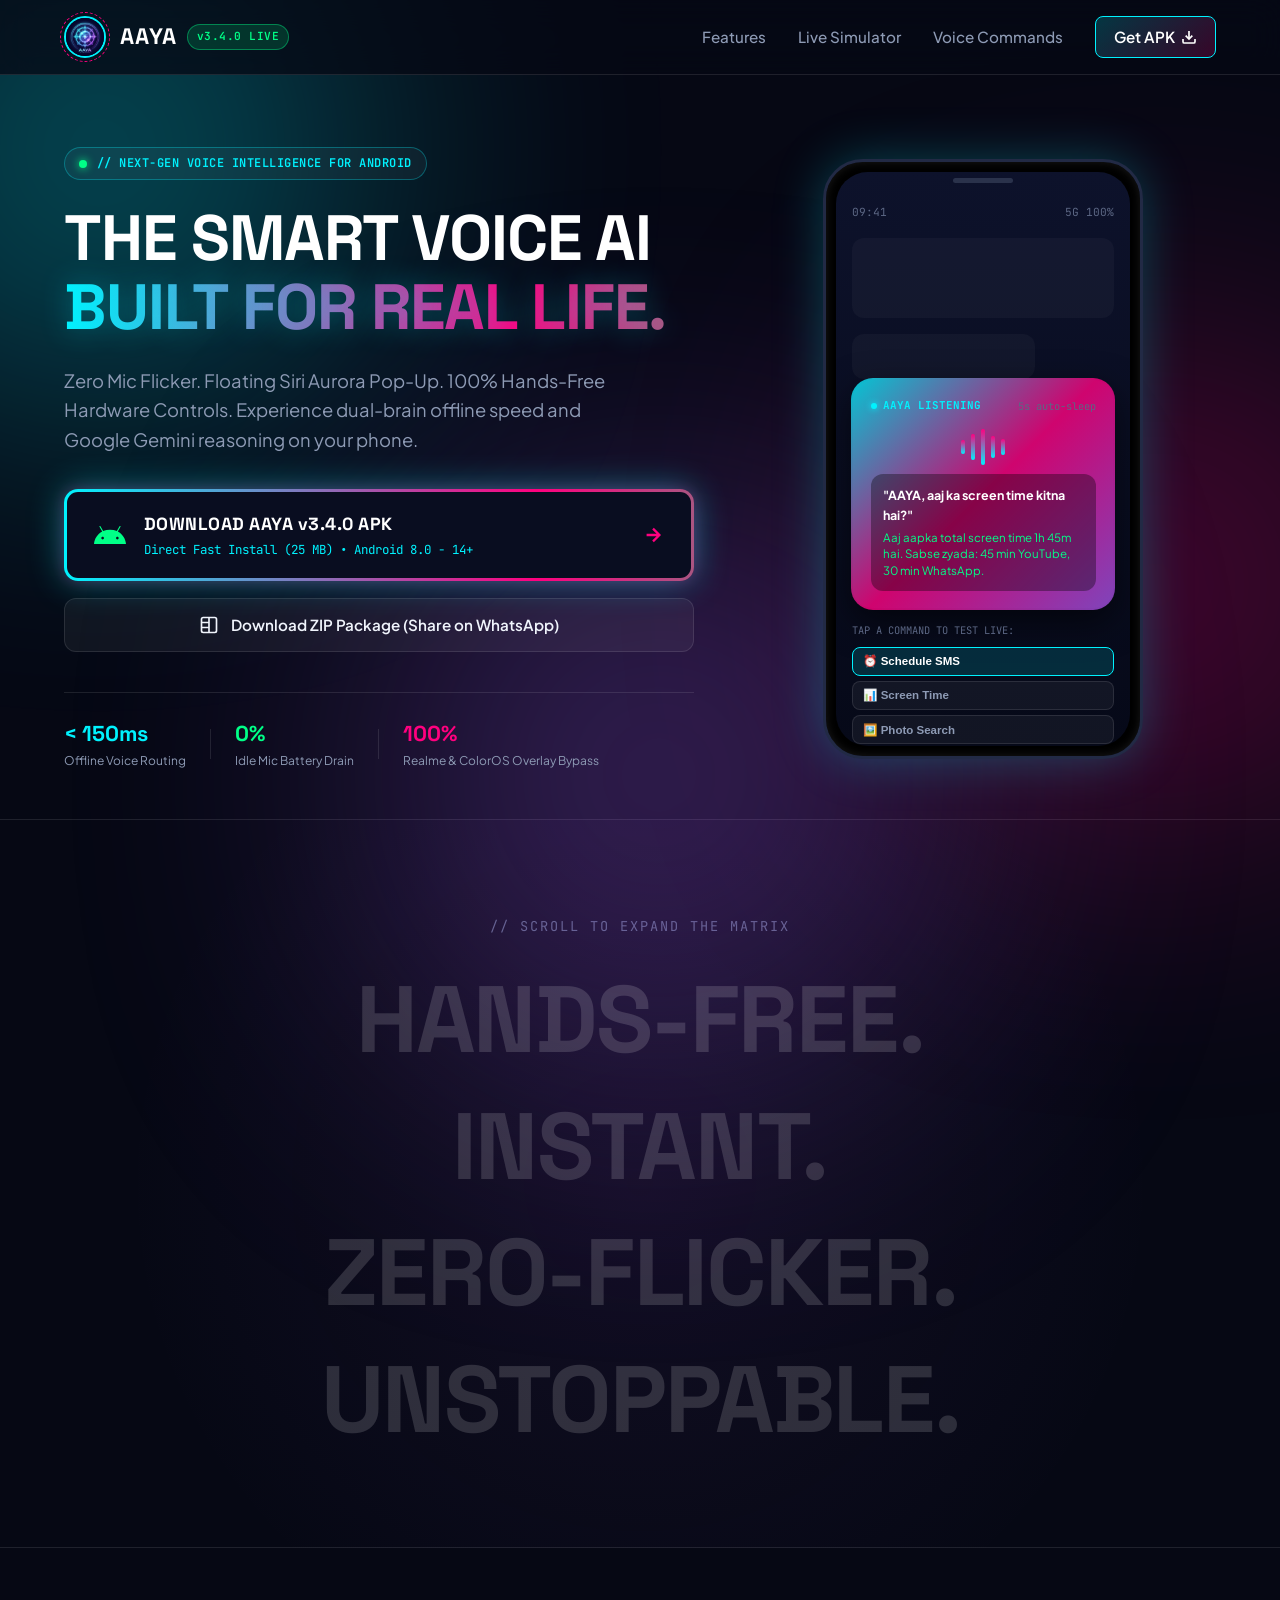
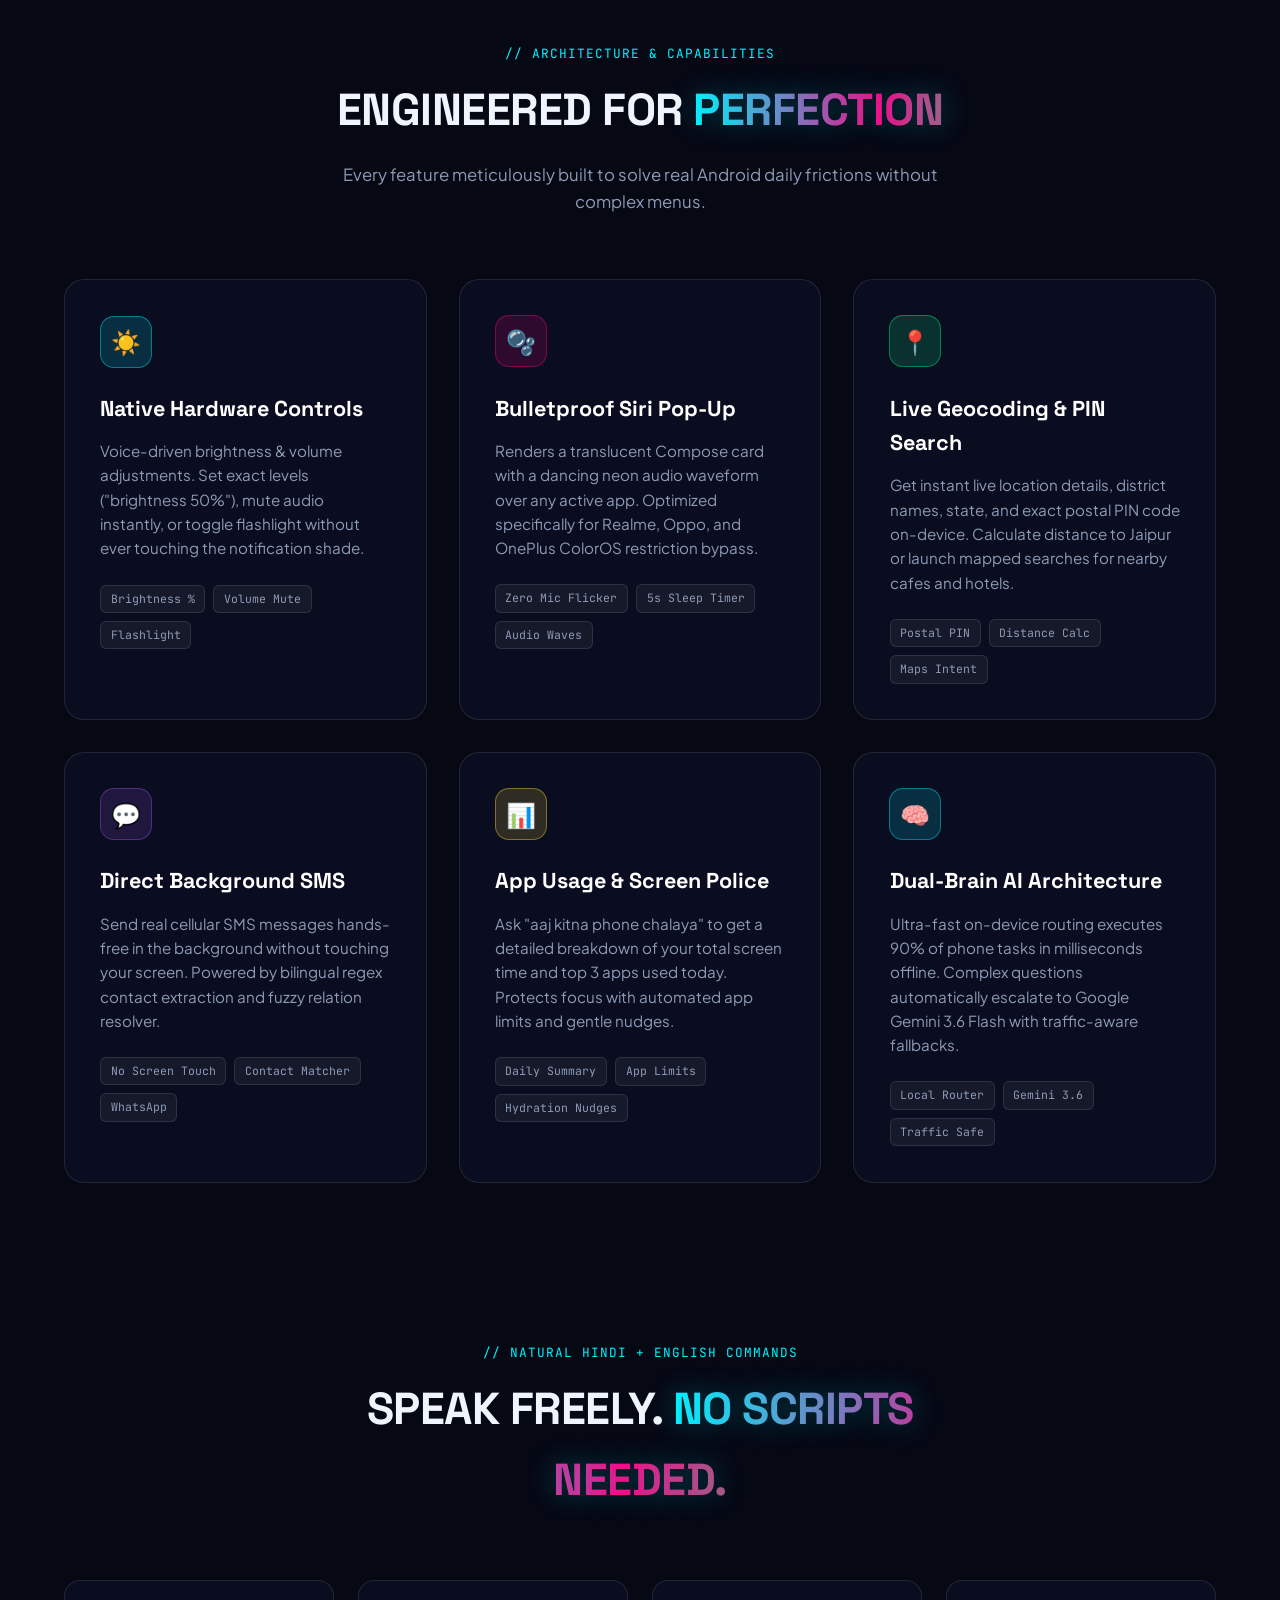
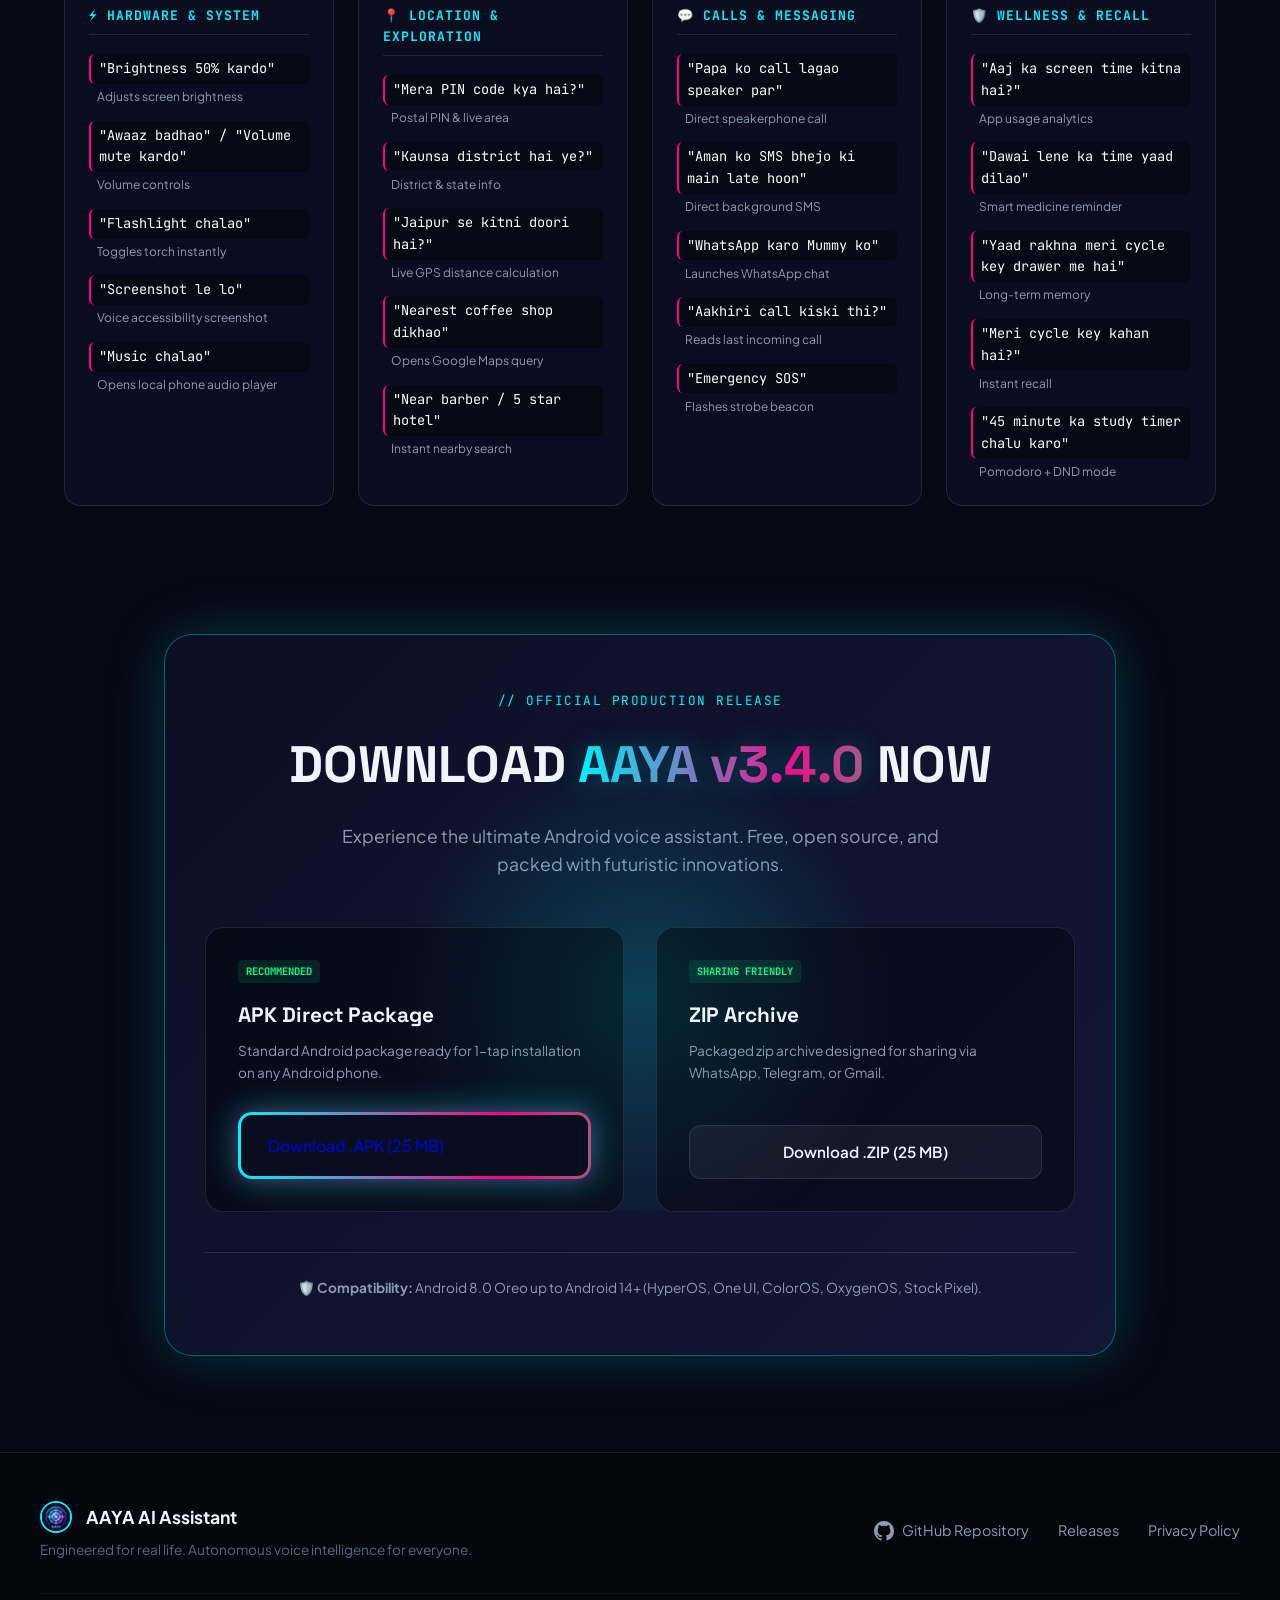
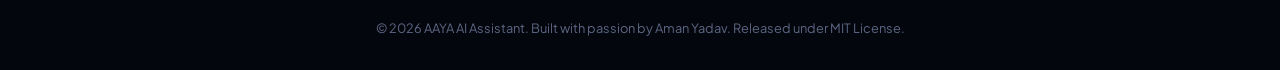
<file: website/index.html>
<!DOCTYPE html>
<html lang="en">
<head>
  <meta charset="UTF-8">
  <meta name="viewport" content="width=device-width, initial-scale=1.0">
  <title>AAYA AI Assistant — Next-Gen Android Voice Intelligence</title>
  <meta name="description" content="AAYA is a futuristic, hands-free Android voice assistant with Siri-style animated pop-ups, zero mic flicker, offline hardware controls, live location, and Gemini AI reasoning.">
  <link rel="icon" type="image/jpeg" href="./assets/aaya-logo.jpg">

  <!-- Google Fonts -->
  <link rel="preconnect" href="https://fonts.googleapis.com">
  <link rel="preconnect" href="https://fonts.gstatic.com" crossorigin>
  <link href="https://fonts.googleapis.com/css2?family=Plus+Jakarta+Sans:wght@300;400;600;700;800&family=Space+Grotesk:wght@500;700;800&family=JetBrains+Mono:wght@400;600&display=swap" rel="stylesheet">

  <link rel="stylesheet" href="./style.css">
</head>
<body class="cyber-bg">

  <!-- Glow Background Canvas / Particles -->
  <div class="ambient-glow glow-cyan"></div>
  <div class="ambient-glow glow-magenta"></div>
  <div class="ambient-glow glow-purple"></div>

  <!-- Cyber Navigation Header -->
  <header class="cyber-nav">
    <div class="nav-container">
      <div class="brand">
        <div class="logo-wrapper">
          <img src="./assets/aaya-logo.jpg" alt="AAYA Logo" class="brand-logo">
          <span class="logo-ring"></span>
        </div>
        <div class="brand-text">
          <span class="brand-name">AAYA</span>
          <span class="version-badge">v3.4.0 LIVE</span>
        </div>
      </div>

      <nav class="nav-links">
        <a href="#features">Features</a>
        <a href="#demo">Live Simulator</a>
        <a href="#commands">Voice Commands</a>
        <a href="#download" class="nav-cta-btn">
          <span>Get APK</span>
          <svg width="16" height="16" viewBox="0 0 24 24" fill="none" stroke="currentColor" stroke-width="2.5"><path d="M21 15v4a2 2 0 0 1-2 2H5a2 2 0 0 1-2-2v-4"/><polyline points="7 10 12 15 17 10"/><line x1="12" y1="15" x2="12" y2="3"/></svg>
        </a>
      </nav>
    </div>
  </header>

  <!-- Hero Section -->
  <main>
    <section class="hero-section">
      <div class="hero-content">
        <div class="tech-pill">
          <span class="pulsing-dot"></span>
          <span class="tech-pill-text">// NEXT-GEN VOICE INTELLIGENCE FOR ANDROID</span>
        </div>

        <h1 class="hero-title">
          <span class="reveal-line">THE SMART VOICE AI</span>
          <span class="neon-rgb text-gradient-rgb">BUILT FOR REAL LIFE.</span>
        </h1>

        <p class="hero-subtext">
          Zero Mic Flicker. Floating Siri Aurora Pop-Up. 100% Hands-Free Hardware Controls. Experience dual-brain offline speed and Google Gemini reasoning on your phone.
        </p>

        <!-- Multi-layer Glowing RGB Download CTA -->
        <div class="cta-wrapper">
          <a href="https://github.com/AmanYadav9516/AAYA-AI-Assistant/releases/download/v3.4.0/app-debug.apk" class="btn-rgb-glow" id="downloadApkBtn" download>
            <span class="btn-shimmer"></span>
            <span class="btn-inner">
              <svg class="android-icon" viewBox="0 0 24 24" fill="currentColor">
                <path d="M17.523 15.3414c-.5511 0-.9993-.4486-.9993-1.0003s.4482-.9993 1-.9993c.551 0 .9993.4476.9993.9993 0 .5517-.4483 1.0003-.9993 1.0003m-11.046 0c-.5511 0-.9993-.4486-.9993-1.0003s.4482-.9993 1-.9993c.5511 0 .9993.4476.9993.9993 0 .5517-.4482 1.0003-.9993 1.0003m11.4045-6.02l1.9973-3.4592a.416.416 0 00-.1521-.5676.416.416 0 00-.5676.1521l-2.0223 3.503C15.5902 8.4116 13.8533 8.077 12 8.077c-1.8533 0-3.5902.3346-5.1368.8727L4.8409 5.4467a.4161.4161 0 00-.5677-.1521.4157.4157 0 00-.1521.5676l1.9973 3.4592C2.6889 11.1867.3432 14.6589 0 18.761h24c-.3432-4.1021-2.6889-7.5743-6.1185-9.4396"/>
              </svg>
              <span class="btn-text-group">
                <span class="btn-primary-title">DOWNLOAD AAYA v3.4.0 APK</span>
                <span class="btn-secondary-subtitle">Direct Fast Install (25 MB) • Android 8.0 - 14+</span>
              </span>
              <svg class="arrow-icon" viewBox="0 0 24 24" fill="none" stroke="currentColor" stroke-width="2.5"><path d="M5 12h14M12 5l7 7-7 7"/></svg>
            </span>
          </a>

          <a href="https://github.com/AmanYadav9516/AAYA-AI-Assistant/releases/download/v3.4.0/AAYA-Assistant.zip" class="btn-glass" download>
            <svg width="20" height="20" viewBox="0 0 24 24" fill="none" stroke="currentColor" stroke-width="2"><rect x="3" y="3" width="18" height="18" rx="2"/><path d="M12 3v18M3 9h9M3 15h9"/></svg>
            <span>Download ZIP Package (Share on WhatsApp)</span>
          </a>
        </div>

        <div class="metrics-bar">
          <div class="metric-item">
            <span class="metric-val neon-cyan">&lt; 150ms</span>
            <span class="metric-label">Offline Voice Routing</span>
          </div>
          <div class="metric-divider"></div>
          <div class="metric-item">
            <span class="metric-val neon-green">0%</span>
            <span class="metric-label">Idle Mic Battery Drain</span>
          </div>
          <div class="metric-divider"></div>
          <div class="metric-item">
            <span class="metric-val neon-pink">100%</span>
            <span class="metric-label">Realme & ColorOS Overlay Bypass</span>
          </div>
        </div>
      </div>

      <!-- Interactive Siri Simulator Device Mockup -->
      <div class="hero-simulator" id="demo">
        <div class="phone-frame">
          <div class="phone-speaker"></div>
          <div class="phone-screen">
            <!-- Simulated App in background -->
            <div class="mock-background-app">
              <div class="mock-app-header">
                <span class="mock-time">09:41</span>
                <div class="mock-app-icons">5G 100%</div>
              </div>
              <div class="mock-card-dummy"></div>
              <div class="mock-card-dummy short"></div>
            </div>

            <!-- Siri Floating Translucent Overlay -->
            <div class="siri-floating-card active" id="siriCard">
              <div class="siri-card-aurora"></div>
              <div class="siri-card-content">
                <div class="siri-top-bar">
                  <div class="siri-badge">
                    <span class="radar-dot"></span>
                    <span id="siriStatusText">AAYA LISTENING</span>
                  </div>
                  <span class="timer-badge">5s auto-sleep</span>
                </div>

                <div class="siri-waveform">
                  <span class="bar bar-1"></span>
                  <span class="bar bar-2"></span>
                  <span class="bar bar-3"></span>
                  <span class="bar bar-4"></span>
                  <span class="bar bar-5"></span>
                </div>

                <div class="siri-transcript-box">
                  <p class="transcript-query" id="simulatorQuery">"AAYA, aaj ka screen time kitna hai?"</p>
                  <p class="transcript-response" id="simulatorResponse">Aaj aapka total screen time 1h 45m hai. Sabse zyada: 45 min YouTube, 30 min WhatsApp.</p>
                </div>
              </div>
            </div>

            <!-- Interactive Voice Chips to Test Simulator -->
            <div class="simulator-controls">
              <span class="sim-caption">TAP A COMMAND TO TEST LIVE:</span>
              <div class="chip-container">
                <button class="sim-chip active" onclick="simulateCommand('Mom ko shaam 5 baje SMS schedule kardo', 'Scheduled SMS for Mom at 5:00 PM: &quot;What are you doing&quot; via AlarmManager.')">⏰ Schedule SMS</button>
                <button class="sim-chip" onclick="simulateCommand('AAYA, aaj ka screen time kitna hai?', 'Aaj aapka total screen time 1h 45m hai. Sabse zyada: YouTube aur WhatsApp.')">📊 Screen Time</button>
                <button class="sim-chip" onclick="simulateCommand('Fortuner car ke photos dikhao', 'Opening Google Images for Fortuner car photos.')">🖼️ Photo Search</button>
                <button class="sim-chip" onclick="simulateCommand('Jaipur se Delhi ka route dikhao', 'Opening Google Maps navigation from Jaipur to Delhi.')">🚗 Navigation</button>
                <button class="sim-chip" onclick="simulateCommand('Mera college time kya hai?', 'Aapka college time 9:30 AM to 4:00 PM saved hai.')">🧠 Smart Recall</button>
                <button class="sim-chip" onclick="simulateCommand('Brightness 50% kardo', 'Screen brightness set to 50%.')">☀️ Brightness 50%</button>
              </div>
            </div>

          </div>
        </div>
      </div>
    </section>

    <!-- Kinetic Typography Scroll Section -->
    <section class="kinetic-scroll-section">
      <div class="kinetic-container">
        <p class="kinetic-sub">// SCROLL TO EXPAND THE MATRIX</p>
        <div class="growing-word-track">
          <h2 class="grow-word word-1">HANDS-FREE.</h2>
          <h2 class="grow-word word-2 neon-glow-cyan">INSTANT.</h2>
          <h2 class="grow-word word-3 neon-glow-magenta">ZERO-FLICKER.</h2>
          <h2 class="grow-word word-4 neon-glow-purple">UNSTOPPABLE.</h2>
        </div>
      </div>
    </section>

    <!-- Feature Grid Section -->
    <section class="features-section" id="features">
      <div class="section-header">
        <span class="section-tag">// ARCHITECTURE & CAPABILITIES</span>
        <h2 class="section-title">ENGINEERED FOR <span class="neon-rgb">PERFECTION</span></h2>
        <p class="section-desc">Every feature meticulously built to solve real Android daily frictions without complex menus.</p>
      </div>

      <div class="features-grid">
        <!-- Feature 1: Hardware Brightness & Volume -->
        <div class="feature-card cyber-border">
          <div class="card-glow"></div>
          <div class="feature-icon neon-cyan-bg">☀️</div>
          <h3>Native Hardware Controls</h3>
          <p>Voice-driven brightness & volume adjustments. Set exact levels ("brightness 50%"), mute audio instantly, or toggle flashlight without ever touching the notification shade.</p>
          <div class="feature-pill-row">
            <span class="tag-pill">Brightness %</span>
            <span class="tag-pill">Volume Mute</span>
            <span class="tag-pill">Flashlight</span>
          </div>
        </div>

        <!-- Feature 2: Siri Pop-Up & Zero Flicker -->
        <div class="feature-card cyber-border">
          <div class="card-glow"></div>
          <div class="feature-icon neon-magenta-bg">🫧</div>
          <h3>Bulletproof Siri Pop-Up</h3>
          <p>Renders a translucent Compose card with a dancing neon audio waveform over any active app. Optimized specifically for Realme, Oppo, and OnePlus ColorOS restriction bypass.</p>
          <div class="feature-pill-row">
            <span class="tag-pill">Zero Mic Flicker</span>
            <span class="tag-pill">5s Sleep Timer</span>
            <span class="tag-pill">Audio Waves</span>
          </div>
        </div>

        <!-- Feature 3: Live Geocoding & PIN Code -->
        <div class="feature-card cyber-border">
          <div class="card-glow"></div>
          <div class="feature-icon neon-green-bg">📍</div>
          <h3>Live Geocoding & PIN Search</h3>
          <p>Get instant live location details, district names, state, and exact postal PIN code on-device. Calculate distance to Jaipur or launch mapped searches for nearby cafes and hotels.</p>
          <div class="feature-pill-row">
            <span class="tag-pill">Postal PIN</span>
            <span class="tag-pill">Distance Calc</span>
            <span class="tag-pill">Maps Intent</span>
          </div>
        </div>

        <!-- Feature 4: Touchless SMS & WhatsApp -->
        <div class="feature-card cyber-border">
          <div class="card-glow"></div>
          <div class="feature-icon neon-purple-bg">💬</div>
          <h3>Direct Background SMS</h3>
          <p>Send real cellular SMS messages hands-free in the background without touching your screen. Powered by bilingual regex contact extraction and fuzzy relation resolver.</p>
          <div class="feature-pill-row">
            <span class="tag-pill">No Screen Touch</span>
            <span class="tag-pill">Contact Matcher</span>
            <span class="tag-pill">WhatsApp</span>
          </div>
        </div>

        <!-- Feature 5: Screen Time & Wellness Police -->
        <div class="feature-card cyber-border">
          <div class="card-glow"></div>
          <div class="feature-icon neon-yellow-bg">📊</div>
          <h3>App Usage & Screen Police</h3>
          <p>Ask "aaj kitna phone chalaya" to get a detailed breakdown of your total screen time and top 3 apps used today. Protects focus with automated app limits and gentle nudges.</p>
          <div class="feature-pill-row">
            <span class="tag-pill">Daily Summary</span>
            <span class="tag-pill">App Limits</span>
            <span class="tag-pill">Hydration Nudges</span>
          </div>
        </div>

        <!-- Feature 6: Dual-Brain Intelligence -->
        <div class="feature-card cyber-border">
          <div class="card-glow"></div>
          <div class="feature-icon neon-cyan-bg">🧠</div>
          <h3>Dual-Brain AI Architecture</h3>
          <p>Ultra-fast on-device routing executes 90% of phone tasks in milliseconds offline. Complex questions automatically escalate to Google Gemini 3.6 Flash with traffic-aware fallbacks.</p>
          <div class="feature-pill-row">
            <span class="tag-pill">Local Router</span>
            <span class="tag-pill">Gemini 3.6</span>
            <span class="tag-pill">Traffic Safe</span>
          </div>
        </div>
      </div>
    </section>

    <!-- Voice Commands Showcase -->
    <section class="commands-section" id="commands">
      <div class="section-header">
        <span class="section-tag">// NATURAL HINDI + ENGLISH COMMANDS</span>
        <h2 class="section-title">SPEAK FREELY. <span class="neon-rgb">NO SCRIPTS NEEDED.</span></h2>
      </div>

      <div class="command-showcase-container">
        <div class="command-group">
          <h4 class="group-title">⚡ HARDWARE & SYSTEM</h4>
          <ul class="cmd-list">
            <li><code>"Brightness 50% kardo"</code> <span>Adjusts screen brightness</span></li>
            <li><code>"Awaaz badhao" / "Volume mute kardo"</code> <span>Volume controls</span></li>
            <li><code>"Flashlight chalao"</code> <span>Toggles torch instantly</span></li>
            <li><code>"Screenshot le lo"</code> <span>Voice accessibility screenshot</span></li>
            <li><code>"Music chalao"</code> <span>Opens local phone audio player</span></li>
          </ul>
        </div>

        <div class="command-group">
          <h4 class="group-title">📍 LOCATION & EXPLORATION</h4>
          <ul class="cmd-list">
            <li><code>"Mera PIN code kya hai?"</code> <span>Postal PIN & live area</span></li>
            <li><code>"Kaunsa district hai ye?"</code> <span>District & state info</span></li>
            <li><code>"Jaipur se kitni doori hai?"</code> <span>Live GPS distance calculation</span></li>
            <li><code>"Nearest coffee shop dikhao"</code> <span>Opens Google Maps query</span></li>
            <li><code>"Near barber / 5 star hotel"</code> <span>Instant nearby search</span></li>
          </ul>
        </div>

        <div class="command-group">
          <h4 class="group-title">💬 CALLS & MESSAGING</h4>
          <ul class="cmd-list">
            <li><code>"Papa ko call lagao speaker par"</code> <span>Direct speakerphone call</span></li>
            <li><code>"Aman ko SMS bhejo ki main late hoon"</code> <span>Direct background SMS</span></li>
            <li><code>"WhatsApp karo Mummy ko"</code> <span>Launches WhatsApp chat</span></li>
            <li><code>"Aakhiri call kiski thi?"</code> <span>Reads last incoming call</span></li>
            <li><code>"Emergency SOS"</code> <span>Flashes strobe beacon</span></li>
          </ul>
        </div>

        <div class="command-group">
          <h4 class="group-title">🛡️ WELLNESS & RECALL</h4>
          <ul class="cmd-list">
            <li><code>"Aaj ka screen time kitna hai?"</code> <span>App usage analytics</span></li>
            <li><code>"Dawai lene ka time yaad dilao"</code> <span>Smart medicine reminder</span></li>
            <li><code>"Yaad rakhna meri cycle key drawer me hai"</code> <span>Long-term memory</span></li>
            <li><code>"Meri cycle key kahan hai?"</code> <span>Instant recall</span></li>
            <li><code>"45 minute ka study timer chalu karo"</code> <span>Pomodoro + DND mode</span></li>
          </ul>
        </div>
      </div>
    </section>

    <!-- Download Vault Section -->
    <section class="download-section" id="download">
      <div class="download-box cyber-border">
        <div class="box-glow"></div>
        <div class="download-content">
          <span class="vault-tag">// OFFICIAL PRODUCTION RELEASE</span>
          <h2 class="vault-title">DOWNLOAD <span class="neon-rgb">AAYA v3.4.0</span> NOW</h2>
          <p class="vault-subtitle">Experience the ultimate Android voice assistant. Free, open source, and packed with futuristic innovations.</p>

          <div class="download-cards-row">
            <div class="dl-card primary-card">
              <div class="card-badge">RECOMMENDED</div>
              <h3>APK Direct Package</h3>
              <p>Standard Android package ready for 1-tap installation on any Android phone.</p>
              <a href="https://github.com/AmanYadav9516/AAYA-AI-Assistant/releases/download/v3.4.0/app-debug.apk" class="btn-rgb-glow dl-btn" download>
                <span class="btn-inner">Download .APK (25 MB)</span>
              </a>
            </div>

            <div class="dl-card secondary-card">
              <div class="card-badge">SHARING FRIENDLY</div>
              <h3>ZIP Archive</h3>
              <p>Packaged zip archive designed for sharing via WhatsApp, Telegram, or Gmail.</p>
              <a href="https://github.com/AmanYadav9516/AAYA-AI-Assistant/releases/download/v3.4.0/AAYA-Assistant.zip" class="btn-glass dl-btn" download>
                <span>Download .ZIP (25 MB)</span>
              </a>
            </div>
          </div>

          <div class="compatibility-notice">
            <span>🛡️ <strong>Compatibility:</strong> Android 8.0 Oreo up to Android 14+ (HyperOS, One UI, ColorOS, OxygenOS, Stock Pixel).</span>
          </div>
        </div>
      </div>
    </section>
  </main>

  <!-- Cyber Footer -->
  <footer class="cyber-footer">
    <div class="footer-container">
      <div class="footer-left">
        <div class="brand footer-brand">
          <img src="./assets/aaya-logo.jpg" alt="AAYA" class="brand-logo sm">
          <span>AAYA AI Assistant</span>
        </div>
        <p class="footer-tagline">Engineered for real life. Autonomous voice intelligence for everyone.</p>
      </div>

      <div class="footer-right">
        <a href="https://github.com/AmanYadav9516/AAYA-AI-Assistant" target="_blank" rel="noopener noreferrer" class="footer-link">
          <svg width="20" height="20" viewBox="0 0 24 24" fill="currentColor"><path d="M12 0C5.37 0 0 5.37 0 12c0 5.31 3.435 9.795 8.205 11.385.6.105.825-.255.825-.57 0-.285-.015-1.23-.015-2.235-3.015.555-3.795-.735-4.035-1.41-.135-.345-.72-1.41-1.23-1.695-.42-.225-1.02-.78-.015-.795.945-.015 1.62.87 1.845 1.23 1.08 1.815 2.805 1.305 3.495.99.105-.78.42-1.305.765-1.605-2.67-.3-5.46-1.335-5.46-5.925 0-1.305.465-2.385 1.23-3.225-.12-.3-.54-1.53.12-3.18 0 0 1.005-.315 3.3 1.23.96-.27 1.98-.405 3-.405s2.04.135 3 .405c2.295-1.56 3.3-1.23 3.3-1.23.66 1.65.24 2.88.12 3.18.765.84 1.23 1.905 1.23 3.225 0 4.605-2.805 5.625-5.475 5.925.435.375.81 1.095.81 2.22 0 1.605-.015 2.895-.015 3.3 0 .315.225.69.825.57A12.02 12.02 0 0024 12c0-6.63-5.37-12-12-12z"/></svg>
          <span>GitHub Repository</span>
        </a>
        <a href="https://github.com/AmanYadav9516/AAYA-AI-Assistant/releases" target="_blank" rel="noopener noreferrer" class="footer-link">Releases</a>
        <a href="./privacy.html" class="footer-link">Privacy Policy</a>
      </div>
    </div>
    <div class="footer-bottom">
      <p>© 2026 AAYA AI Assistant. Built with passion by Aman Yadav. Released under MIT License.</p>
    </div>
  </footer>

  <script src="./script.js"></script>
</body>
</html>
</file>
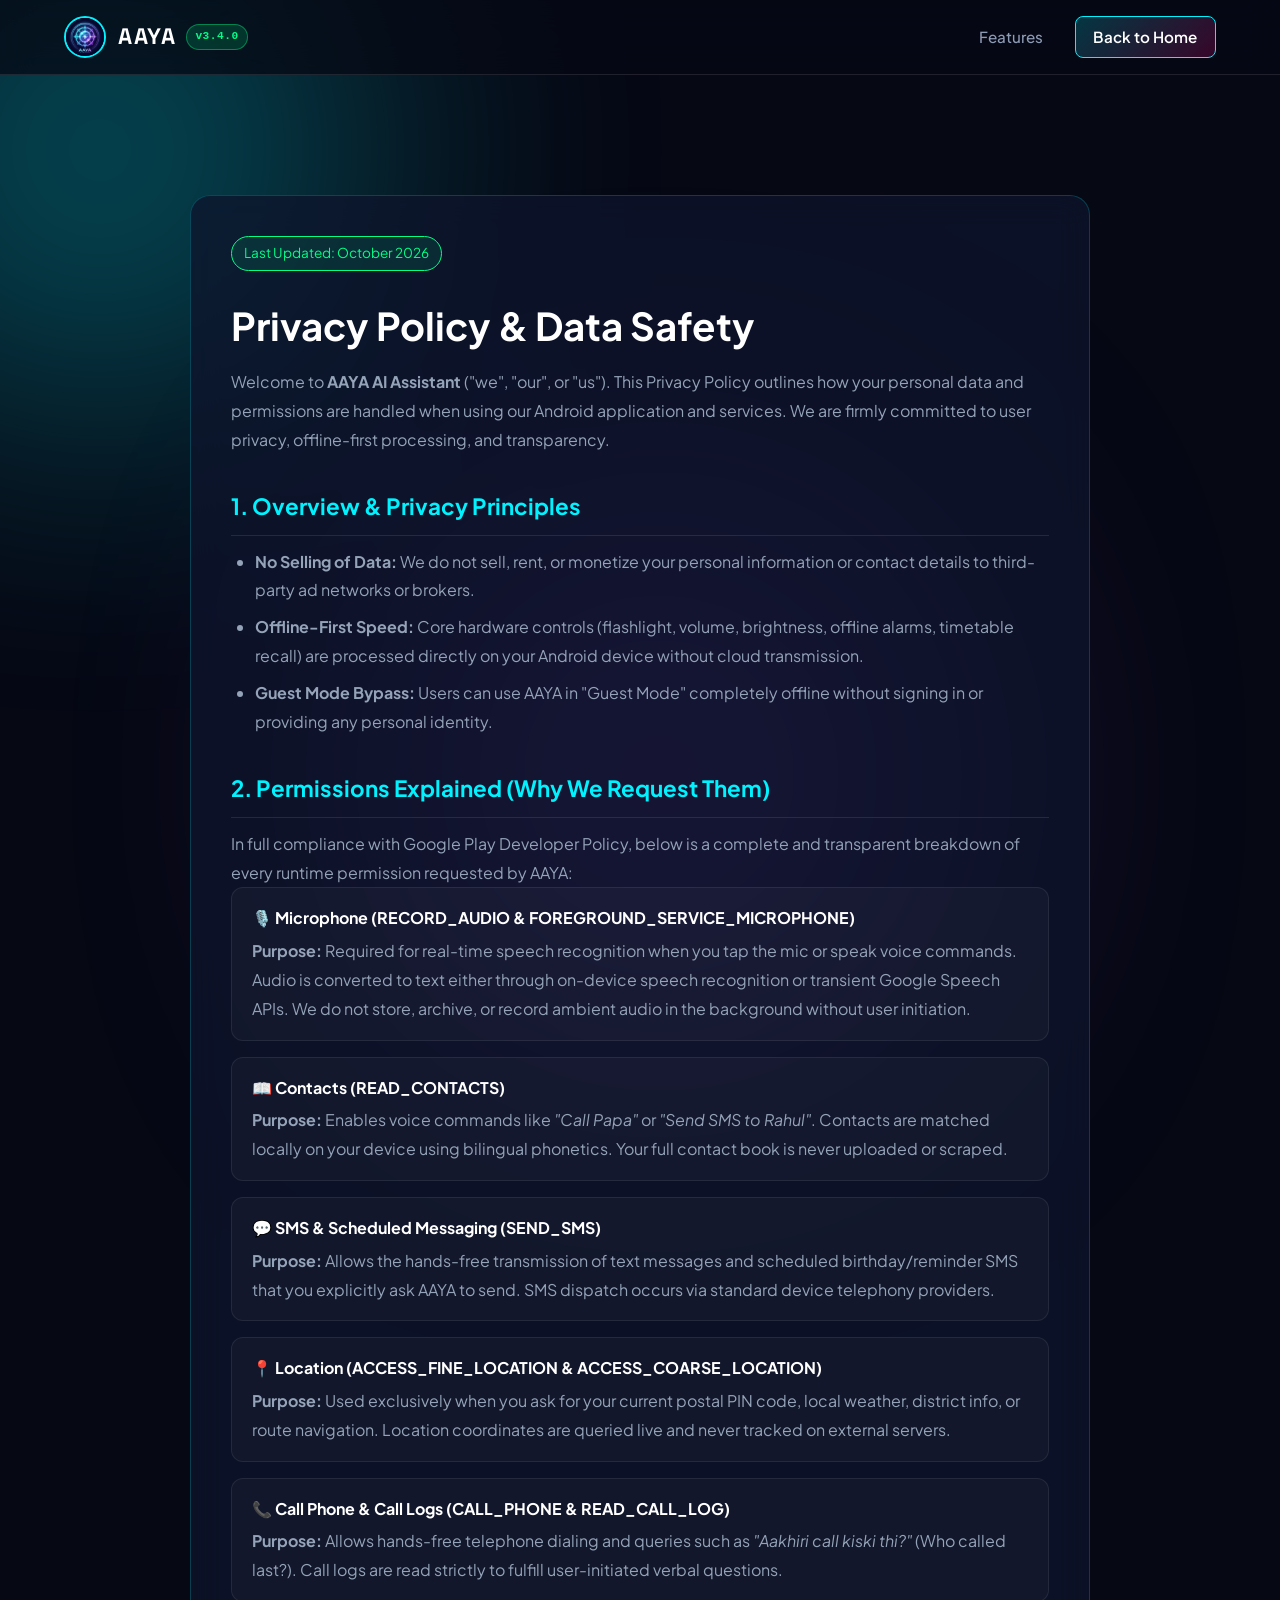
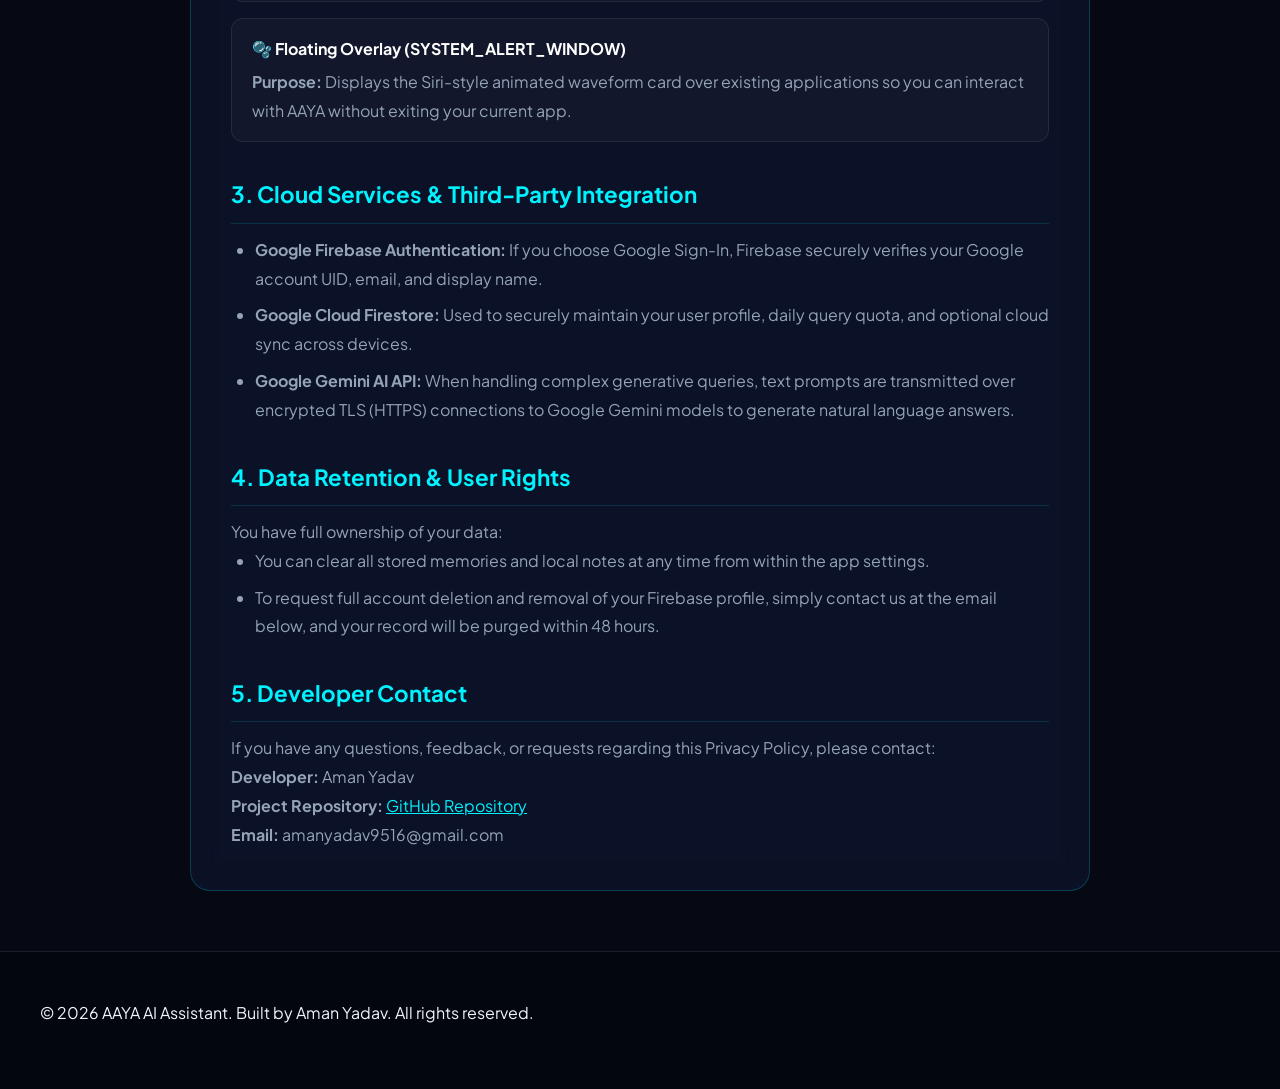
<file: website/privacy.html>
<!DOCTYPE html>
<html lang="en">
<head>
  <meta charset="UTF-8">
  <meta name="viewport" content="width=device-width, initial-scale=1.0">
  <title>Privacy Policy — AAYA AI Assistant</title>
  <meta name="description" content="Official Privacy Policy and Data Safety Disclosures for AAYA AI Voice Assistant.">
  <link rel="icon" type="image/jpeg" href="./assets/aaya-logo.jpg">
  <link rel="preconnect" href="https://fonts.googleapis.com">
  <link rel="preconnect" href="https://fonts.gstatic.com" crossorigin>
  <link href="https://fonts.googleapis.com/css2?family=Plus+Jakarta+Sans:wght@300;400;600;700;800&family=Space+Grotesk:wght@500;700;800&display=swap" rel="stylesheet">
  <link rel="stylesheet" href="./style.css">
  <style>
    .privacy-container {
      max-width: 900px;
      margin: 120px auto 60px;
      padding: 40px;
      background: rgba(14, 20, 44, 0.75);
      backdrop-filter: blur(16px);
      border: 1px solid rgba(0, 242, 254, 0.2);
      border-radius: 20px;
      color: #cbd5e1;
      line-height: 1.8;
    }
    .privacy-container h1 {
      font-size: 2.4rem;
      color: #ffffff;
      margin-bottom: 8px;
    }
    .privacy-container h2 {
      font-size: 1.4rem;
      color: #00f2fe;
      margin-top: 32px;
      margin-bottom: 12px;
      border-bottom: 1px solid rgba(0, 242, 254, 0.15);
      padding-bottom: 8px;
    }
    .privacy-container p, .privacy-container li {
      font-size: 1rem;
      color: #94a3b8;
    }
    .privacy-container ul {
      padding-left: 24px;
      margin-bottom: 16px;
    }
    .privacy-container li {
      margin-bottom: 8px;
    }
    .badge-updated {
      display: inline-block;
      padding: 4px 12px;
      background: rgba(0, 255, 135, 0.1);
      border: 1px solid #00ff87;
      color: #00ff87;
      font-size: 0.85rem;
      border-radius: 999px;
      margin-bottom: 20px;
    }
    .perm-card {
      background: rgba(255, 255, 255, 0.03);
      border: 1px solid rgba(255, 255, 255, 0.08);
      border-radius: 12px;
      padding: 16px 20px;
      margin-bottom: 16px;
    }
    .perm-title {
      font-weight: 700;
      color: #ffffff;
      margin-bottom: 4px;
    }
  </style>
</head>
<body class="cyber-bg">

  <!-- Ambient Glow -->
  <div class="ambient-glow glow-cyan"></div>
  <div class="ambient-glow glow-purple"></div>

  <!-- Cyber Navigation -->
  <header class="cyber-nav">
    <div class="nav-container">
      <div class="brand">
        <a href="./index.html" style="display:flex; align-items:center; gap:12px; text-decoration:none;">
          <div class="logo-wrapper">
            <img src="./assets/aaya-logo.jpg" alt="AAYA Logo" class="brand-logo">
          </div>
          <div class="brand-text">
            <span class="brand-name">AAYA</span>
            <span class="version-badge">v3.4.0</span>
          </div>
        </a>
      </div>
      <nav class="nav-links">
        <a href="./index.html#features">Features</a>
        <a href="./index.html#download" class="nav-cta-btn">Back to Home</a>
      </nav>
    </div>
  </header>

  <main class="privacy-container">
    <span class="badge-updated">Last Updated: October 2026</span>
    <h1>Privacy Policy & Data Safety</h1>
    <p>Welcome to <strong>AAYA AI Assistant</strong> ("we", "our", or "us"). This Privacy Policy outlines how your personal data and permissions are handled when using our Android application and services. We are firmly committed to user privacy, offline-first processing, and transparency.</p>

    <h2>1. Overview & Privacy Principles</h2>
    <ul>
      <li><strong>No Selling of Data:</strong> We do not sell, rent, or monetize your personal information or contact details to third-party ad networks or brokers.</li>
      <li><strong>Offline-First Speed:</strong> Core hardware controls (flashlight, volume, brightness, offline alarms, timetable recall) are processed directly on your Android device without cloud transmission.</li>
      <li><strong>Guest Mode Bypass:</strong> Users can use AAYA in "Guest Mode" completely offline without signing in or providing any personal identity.</li>
    </ul>

    <h2>2. Permissions Explained (Why We Request Them)</h2>
    <p>In full compliance with Google Play Developer Policy, below is a complete and transparent breakdown of every runtime permission requested by AAYA:</p>

    <div class="perm-card">
      <div class="perm-title">🎙️ Microphone (RECORD_AUDIO & FOREGROUND_SERVICE_MICROPHONE)</div>
      <p><strong>Purpose:</strong> Required for real-time speech recognition when you tap the mic or speak voice commands. Audio is converted to text either through on-device speech recognition or transient Google Speech APIs. We do not store, archive, or record ambient audio in the background without user initiation.</p>
    </div>

    <div class="perm-card">
      <div class="perm-title">📖 Contacts (READ_CONTACTS)</div>
      <p><strong>Purpose:</strong> Enables voice commands like <em>"Call Papa"</em> or <em>"Send SMS to Rahul"</em>. Contacts are matched locally on your device using bilingual phonetics. Your full contact book is never uploaded or scraped.</p>
    </div>

    <div class="perm-card">
      <div class="perm-title">💬 SMS & Scheduled Messaging (SEND_SMS)</div>
      <p><strong>Purpose:</strong> Allows the hands-free transmission of text messages and scheduled birthday/reminder SMS that you explicitly ask AAYA to send. SMS dispatch occurs via standard device telephony providers.</p>
    </div>

    <div class="perm-card">
      <div class="perm-title">📍 Location (ACCESS_FINE_LOCATION & ACCESS_COARSE_LOCATION)</div>
      <p><strong>Purpose:</strong> Used exclusively when you ask for your current postal PIN code, local weather, district info, or route navigation. Location coordinates are queried live and never tracked on external servers.</p>
    </div>

    <div class="perm-card">
      <div class="perm-title">📞 Call Phone & Call Logs (CALL_PHONE & READ_CALL_LOG)</div>
      <p><strong>Purpose:</strong> Allows hands-free telephone dialing and queries such as <em>"Aakhiri call kiski thi?"</em> (Who called last?). Call logs are read strictly to fulfill user-initiated verbal questions.</p>
    </div>

    <div class="perm-card">
      <div class="perm-title">🫧 Floating Overlay (SYSTEM_ALERT_WINDOW)</div>
      <p><strong>Purpose:</strong> Displays the Siri-style animated waveform card over existing applications so you can interact with AAYA without exiting your current app.</p>
    </div>

    <h2>3. Cloud Services & Third-Party Integration</h2>
    <ul>
      <li><strong>Google Firebase Authentication:</strong> If you choose Google Sign-In, Firebase securely verifies your Google account UID, email, and display name.</li>
      <li><strong>Google Cloud Firestore:</strong> Used to securely maintain your user profile, daily query quota, and optional cloud sync across devices.</li>
      <li><strong>Google Gemini AI API:</strong> When handling complex generative queries, text prompts are transmitted over encrypted TLS (HTTPS) connections to Google Gemini models to generate natural language answers.</li>
    </ul>

    <h2>4. Data Retention & User Rights</h2>
    <p>You have full ownership of your data:</p>
    <ul>
      <li>You can clear all stored memories and local notes at any time from within the app settings.</li>
      <li>To request full account deletion and removal of your Firebase profile, simply contact us at the email below, and your record will be purged within 48 hours.</li>
    </ul>

    <h2>5. Developer Contact</h2>
    <p>If you have any questions, feedback, or requests regarding this Privacy Policy, please contact:</p>
    <p><strong>Developer:</strong> Aman Yadav<br>
    <strong>Project Repository:</strong> <a href="https://github.com/AmanYadav9516/AAYA-AI-Assistant" target="_blank" style="color:#00f2fe;">GitHub Repository</a><br>
    <strong>Email:</strong> amanyadav9516@gmail.com</p>
  </main>

  <footer class="cyber-footer">
    <div class="footer-container">
      <p>© 2026 AAYA AI Assistant. Built by Aman Yadav. All rights reserved.</p>
    </div>
  </footer>

</body>
</html>
</file>
<file: website/style.css>
/* ==========================================================================
   AAYA AI ASSISTANT — CYBERPUNK FUTURISTIC STYLESHEET
   ========================================================================== */

:root {
  --bg-primary: #060814;
  --bg-card: rgba(13, 17, 38, 0.7);
  --bg-card-hover: rgba(22, 28, 60, 0.85);
  --border-glass: rgba(255, 255, 255, 0.1);
  --border-neon: rgba(0, 242, 254, 0.35);

  --neon-cyan: #00f2fe;
  --neon-magenta: #ff007f;
  --neon-purple: #9b51e0;
  --neon-green: #00ff87;
  --neon-yellow: #fddb3a;

  --text-primary: #f0f4fc;
  --text-muted: #8e9bb5;
  --text-dim: #5c6784;

  --font-main: 'Plus Jakarta Sans', -apple-system, BlinkMacSystemFont, sans-serif;
  --font-display: 'Space Grotesk', sans-serif;
  --font-mono: 'JetBrains Mono', monospace;
}

* {
  margin: 0;
  padding: 0;
  box-sizing: border-box;
}

html {
  scroll-behavior: smooth;
}

body.cyber-bg {
  background-color: var(--bg-primary);
  color: var(--text-primary);
  font-family: var(--font-main);
  overflow-x: hidden;
  position: relative;
  line-height: 1.6;
  -webkit-font-smoothing: antialiased;
}

/* --------------------------------------------------------------------------
   Ambient Neon Glow Orbs
   -------------------------------------------------------------------------- */
.ambient-glow {
  position: fixed;
  border-radius: 50%;
  filter: blur(140px);
  pointer-events: none;
  z-index: 0;
  opacity: 0.35;
  animation: pulseGlow 10s ease-in-out infinite alternate;
}

.glow-cyan {
  width: 500px;
  height: 500px;
  background: var(--neon-cyan);
  top: -100px;
  left: -150px;
}

.glow-magenta {
  width: 450px;
  height: 450px;
  background: var(--neon-magenta);
  top: 40%;
  right: -100px;
}

.glow-purple {
  width: 550px;
  height: 550px;
  background: var(--neon-purple);
  bottom: -150px;
  left: 30%;
}

@keyframes pulseGlow {
  0% { transform: scale(1) translate(0, 0); opacity: 0.25; }
  50% { transform: scale(1.15) translate(30px, -20px); opacity: 0.4; }
  100% { transform: scale(0.9) translate(-20px, 30px); opacity: 0.3; }
}

/* --------------------------------------------------------------------------
   Navigation Header
   -------------------------------------------------------------------------- */
.cyber-nav {
  position: sticky;
  top: 0;
  width: 100%;
  z-index: 100;
  background: rgba(6, 8, 20, 0.75);
  backdrop-filter: blur(16px);
  -webkit-backdrop-filter: blur(16px);
  border-bottom: 1px solid var(--border-glass);
}

.nav-container {
  max-width: 1200px;
  margin: 0 auto;
  padding: 1rem 1.5rem;
  display: flex;
  justify-content: space-between;
  align-items: center;
}

.brand {
  display: flex;
  align-items: center;
  gap: 0.85rem;
}

.logo-wrapper {
  position: relative;
  width: 42px;
  height: 42px;
}

.brand-logo {
  width: 100%;
  height: 100%;
  border-radius: 50%;
  object-fit: cover;
  border: 2px solid var(--neon-cyan);
}

.logo-ring {
  position: absolute;
  top: -4px;
  left: -4px;
  right: -4px;
  bottom: -4px;
  border-radius: 50%;
  border: 1.5px dashed var(--neon-magenta);
  animation: spinRing 12s linear infinite;
}

@keyframes spinRing {
  to { transform: rotate(360deg); }
}

.brand-text {
  display: flex;
  align-items: center;
  gap: 0.6rem;
}

.brand-name {
  font-family: var(--font-display);
  font-weight: 800;
  font-size: 1.4rem;
  letter-spacing: 1.5px;
  color: #fff;
}

.version-badge {
  background: rgba(0, 255, 135, 0.15);
  color: var(--neon-green);
  border: 1px solid rgba(0, 255, 135, 0.4);
  font-family: var(--font-mono);
  font-size: 0.7rem;
  font-weight: 600;
  padding: 0.2rem 0.55rem;
  border-radius: 999px;
  letter-spacing: 0.5px;
}

.nav-links {
  display: flex;
  align-items: center;
  gap: 2rem;
}

.nav-links a {
  color: var(--text-muted);
  text-decoration: none;
  font-size: 0.95rem;
  font-weight: 500;
  transition: all 0.2s ease;
}

.nav-links a:hover {
  color: var(--neon-cyan);
}

.nav-cta-btn {
  display: flex;
  align-items: center;
  gap: 0.4rem;
  padding: 0.5rem 1.1rem;
  border-radius: 8px;
  background: linear-gradient(135deg, rgba(0, 242, 254, 0.2), rgba(255, 0, 127, 0.2));
  border: 1px solid var(--neon-cyan) !important;
  color: #fff !important;
  font-weight: 600 !important;
}

.nav-cta-btn:hover {
  box-shadow: 0 0 15px rgba(0, 242, 254, 0.5);
  transform: translateY(-1px);
}

/* --------------------------------------------------------------------------
   Hero Section
   -------------------------------------------------------------------------- */
.hero-section {
  position: relative;
  max-width: 1200px;
  margin: 0 auto;
  padding: 4.5rem 1.5rem 3rem;
  display: grid;
  grid-template-columns: 1.15fr 0.85fr;
  gap: 3.5rem;
  align-items: center;
  z-index: 1;
}

.tech-pill {
  display: inline-flex;
  align-items: center;
  gap: 0.6rem;
  padding: 0.35rem 0.9rem;
  border-radius: 999px;
  background: rgba(255, 255, 255, 0.04);
  border: 1px solid rgba(0, 242, 254, 0.3);
  margin-bottom: 1.5rem;
}

.pulsing-dot {
  width: 8px;
  height: 8px;
  border-radius: 50%;
  background: var(--neon-green);
  box-shadow: 0 0 8px var(--neon-green);
  animation: pulseDot 1.8s infinite;
}

@keyframes pulseDot {
  0%, 100% { opacity: 1; transform: scale(1); }
  50% { opacity: 0.4; transform: scale(1.3); }
}

.tech-pill-text {
  font-family: var(--font-mono);
  font-size: 0.75rem;
  color: var(--neon-cyan);
  font-weight: 600;
  letter-spacing: 0.5px;
}

.hero-title {
  font-family: var(--font-display);
  font-size: clamp(2.5rem, 5vw, 4.2rem);
  font-weight: 800;
  line-height: 1.08;
  letter-spacing: -1px;
  margin-bottom: 1.5rem;
}

.reveal-line {
  display: block;
  color: #fff;
}

.neon-rgb {
  background: linear-gradient(90deg, #00f2fe, #ff007f, #00ff87, #9b51e0, #00f2fe);
  background-size: 300% 300%;
  -webkit-background-clip: text;
  -webkit-text-fill-color: transparent;
  animation: rgbFlow 5s linear infinite;
  text-shadow: 0 0 30px rgba(0, 242, 254, 0.3);
}

@keyframes rgbFlow {
  0% { background-position: 0% 50%; }
  50% { background-position: 100% 50%; }
  100% { background-position: 0% 50%; }
}

.hero-subtext {
  font-size: 1.15rem;
  color: var(--text-muted);
  max-width: 580px;
  margin-bottom: 2.2rem;
}

/* --------------------------------------------------------------------------
   Multi-Layer Glowing RGB Download CTA Buttons
   -------------------------------------------------------------------------- */
.cta-wrapper {
  display: flex;
  flex-direction: column;
  gap: 1.1rem;
  margin-bottom: 2.5rem;
}

.btn-rgb-glow {
  position: relative;
  display: inline-block;
  text-decoration: none;
  border-radius: 14px;
  padding: 3px;
  background: linear-gradient(90deg, #00f2fe, #ff007f, #00ff87, #9b51e0, #00f2fe);
  background-size: 300% 300%;
  animation: rgbFlow 4s linear infinite;
  box-shadow: 0 0 35px rgba(0, 242, 254, 0.4), 0 0 15px rgba(255, 0, 127, 0.3);
  transition: transform 0.25s ease, box-shadow 0.25s ease;
}

.btn-rgb-glow:hover {
  transform: translateY(-3px) scale(1.015);
  box-shadow: 0 0 50px rgba(0, 242, 254, 0.6), 0 0 25px rgba(255, 0, 127, 0.5);
}

.btn-inner {
  display: flex;
  align-items: center;
  gap: 1.1rem;
  background: #090d20;
  padding: 1.1rem 1.7rem;
  border-radius: 11px;
}

.android-icon {
  width: 32px;
  height: 32px;
  color: var(--neon-green);
  flex-shrink: 0;
}

.btn-text-group {
  display: flex;
  flex-direction: column;
  text-align: left;
}

.btn-primary-title {
  font-family: var(--font-display);
  font-size: 1.1rem;
  font-weight: 800;
  color: #fff;
  letter-spacing: 0.5px;
}

.btn-secondary-subtitle {
  font-size: 0.78rem;
  color: var(--neon-cyan);
  font-family: var(--font-mono);
  margin-top: 2px;
}

.arrow-icon {
  width: 22px;
  height: 22px;
  color: var(--neon-magenta);
  margin-left: auto;
  transition: transform 0.2s ease;
}

.btn-rgb-glow:hover .arrow-icon {
  transform: translateX(4px);
}

.btn-glass {
  display: inline-flex;
  align-items: center;
  justify-content: center;
  gap: 0.75rem;
  padding: 0.85rem 1.4rem;
  border-radius: 12px;
  background: rgba(255, 255, 255, 0.05);
  border: 1px solid var(--border-glass);
  color: var(--text-primary);
  text-decoration: none;
  font-size: 0.95rem;
  font-weight: 600;
  transition: all 0.2s ease;
}

.btn-glass:hover {
  background: rgba(255, 255, 255, 0.1);
  border-color: var(--neon-purple);
  color: #fff;
}

/* Metrics bar */
.metrics-bar {
  display: flex;
  align-items: center;
  gap: 1.5rem;
  padding-top: 1.5rem;
  border-top: 1px solid var(--border-glass);
}

.metric-item {
  display: flex;
  flex-direction: column;
}

.metric-val {
  font-family: var(--font-display);
  font-size: 1.35rem;
  font-weight: 800;
}

.metric-label {
  font-size: 0.75rem;
  color: var(--text-muted);
}

.metric-divider {
  width: 1px;
  height: 30px;
  background: var(--border-glass);
}

.neon-cyan { color: var(--neon-cyan); }
.neon-green { color: var(--neon-green); }
.neon-pink { color: var(--neon-magenta); }

/* --------------------------------------------------------------------------
   Interactive Siri Phone Simulator Mockup
   -------------------------------------------------------------------------- */
.hero-simulator {
  display: flex;
  justify-content: center;
  align-items: center;
}

.phone-frame {
  width: 320px;
  height: 600px;
  background: #000;
  border-radius: 40px;
  padding: 10px;
  border: 3px solid #222a45;
  box-shadow: 0 0 50px rgba(0, 242, 254, 0.25), inset 0 0 10px rgba(255, 255, 255, 0.1);
  position: relative;
}

.phone-speaker {
  width: 60px;
  height: 5px;
  background: #2a324b;
  border-radius: 10px;
  position: absolute;
  top: 16px;
  left: 50%;
  transform: translateX(-50%);
  z-index: 10;
}

.phone-screen {
  width: 100%;
  height: 100%;
  background: linear-gradient(180deg, #0d122b 0%, #060918 100%);
  border-radius: 32px;
  overflow: hidden;
  position: relative;
  display: flex;
  flex-direction: column;
  justify-content: space-between;
  padding: 1rem;
}

.mock-app-header {
  display: flex;
  justify-content: space-between;
  font-size: 0.7rem;
  color: var(--text-dim);
  font-family: var(--font-mono);
  margin-top: 1rem;
}

.mock-card-dummy {
  height: 80px;
  background: rgba(255, 255, 255, 0.03);
  border-radius: 12px;
  margin-top: 1rem;
}

.mock-card-dummy.short {
  height: 45px;
  width: 70%;
}

/* Floating Siri Pop-up Card */
.siri-floating-card {
  position: relative;
  width: 100%;
  background: rgba(18, 24, 52, 0.88);
  backdrop-filter: blur(20px);
  -webkit-backdrop-filter: blur(20px);
  border-radius: 20px;
  padding: 1.1rem;
  border: 1.5px solid transparent;
  background-clip: padding-box;
  box-shadow: 0 12px 35px rgba(0, 0, 0, 0.6);
  z-index: 5;
  transition: all 0.3s ease;
}

.siri-card-aurora {
  position: absolute;
  top: -2px;
  left: -2px;
  right: -2px;
  bottom: -2px;
  background: linear-gradient(135deg, var(--neon-cyan), var(--neon-magenta), var(--neon-purple));
  border-radius: 22px;
  z-index: -1;
  opacity: 0.8;
  animation: rotateAurora 6s linear infinite alternate;
}

@keyframes rotateAurora {
  0% { filter: hue-rotate(0deg); opacity: 0.6; }
  100% { filter: hue-rotate(90deg); opacity: 0.95; }
}

.siri-top-bar {
  display: flex;
  justify-content: space-between;
  align-items: center;
  margin-bottom: 0.8rem;
}

.siri-badge {
  display: flex;
  align-items: center;
  gap: 0.4rem;
  font-family: var(--font-mono);
  font-size: 0.68rem;
  color: var(--neon-cyan);
  font-weight: 700;
}

.radar-dot {
  width: 6px;
  height: 6px;
  border-radius: 50%;
  background: var(--neon-cyan);
  box-shadow: 0 0 6px var(--neon-cyan);
}

.timer-badge {
  font-size: 0.65rem;
  color: var(--text-dim);
  font-family: var(--font-mono);
}

/* Dancing Soundwave Bars */
.siri-waveform {
  display: flex;
  justify-content: center;
  align-items: center;
  gap: 6px;
  height: 38px;
  margin: 0.5rem 0;
}

.bar {
  width: 4px;
  border-radius: 4px;
  background: linear-gradient(to top, var(--neon-cyan), var(--neon-magenta));
  animation: danceWave 1.2s ease-in-out infinite;
}

.bar-1 { height: 14px; animation-delay: 0.1s; }
.bar-2 { height: 26px; animation-delay: 0.3s; }
.bar-3 { height: 36px; animation-delay: 0s; }
.bar-4 { height: 22px; animation-delay: 0.4s; }
.bar-5 { height: 16px; animation-delay: 0.2s; }

@keyframes danceWave {
  0%, 100% { transform: scaleY(0.4); opacity: 0.5; }
  50% { transform: scaleY(1.1); opacity: 1; filter: drop-shadow(0 0 4px var(--neon-cyan)); }
}

.siri-transcript-box {
  background: rgba(0, 0, 0, 0.35);
  border-radius: 12px;
  padding: 0.75rem;
  margin-top: 0.5rem;
}

.transcript-query {
  font-size: 0.78rem;
  font-weight: 700;
  color: #fff;
  margin-bottom: 0.3rem;
}

.transcript-response {
  font-size: 0.72rem;
  color: var(--neon-green);
  line-height: 1.4;
}

/* Simulator Interactive Chips */
.simulator-controls {
  margin-top: 0.8rem;
  z-index: 5;
}

.sim-caption {
  font-family: var(--font-mono);
  font-size: 0.65rem;
  color: var(--text-dim);
  display: block;
  margin-bottom: 0.5rem;
}

.chip-container {
  display: flex;
  flex-direction: column;
  gap: 0.35rem;
}

.sim-chip {
  background: rgba(255, 255, 255, 0.05);
  border: 1px solid var(--border-glass);
  color: var(--text-muted);
  border-radius: 8px;
  padding: 0.4rem 0.65rem;
  font-size: 0.72rem;
  font-weight: 600;
  text-align: left;
  cursor: pointer;
  transition: all 0.2s ease;
}

.sim-chip:hover, .sim-chip.active {
  background: rgba(0, 242, 254, 0.15);
  border-color: var(--neon-cyan);
  color: #fff;
}

/* --------------------------------------------------------------------------
   Kinetic Typography Scroll Section
   -------------------------------------------------------------------------- */
.kinetic-scroll-section {
  padding: 6rem 1.5rem;
  border-top: 1px solid var(--border-glass);
  border-bottom: 1px solid var(--border-glass);
  background: radial-gradient(circle at center, rgba(155, 81, 224, 0.08) 0%, transparent 70%);
  text-align: center;
}

.kinetic-sub {
  font-family: var(--font-mono);
  font-size: 0.85rem;
  color: var(--text-dim);
  letter-spacing: 2px;
  margin-bottom: 2rem;
}

.growing-word-track {
  display: flex;
  flex-direction: column;
  gap: 1.5rem;
  align-items: center;
}

.grow-word {
  font-family: var(--font-display);
  font-size: clamp(3rem, 8vw, 6.5rem);
  font-weight: 800;
  letter-spacing: -2px;
  line-height: 1;
  color: rgba(255, 255, 255, 0.15);
  transition: all 0.4s cubic-bezier(0.16, 1, 0.3, 1);
  transform: scale(0.92);
}

.grow-word.in-view {
  color: #fff;
  transform: scale(1.05);
}

.neon-glow-cyan.in-view {
  color: var(--neon-cyan);
  text-shadow: 0 0 45px rgba(0, 242, 254, 0.7);
}

.neon-glow-magenta.in-view {
  color: var(--neon-magenta);
  text-shadow: 0 0 45px rgba(255, 0, 127, 0.7);
}

.neon-glow-purple.in-view {
  color: var(--neon-purple);
  text-shadow: 0 0 45px rgba(155, 81, 224, 0.7);
}

/* --------------------------------------------------------------------------
   Features Grid Section
   -------------------------------------------------------------------------- */
.features-section {
  max-width: 1200px;
  margin: 0 auto;
  padding: 6rem 1.5rem;
}

.section-header {
  text-align: center;
  max-width: 650px;
  margin: 0 auto 4rem;
}

.section-tag {
  font-family: var(--font-mono);
  font-size: 0.8rem;
  color: var(--neon-cyan);
  letter-spacing: 1px;
  margin-bottom: 0.6rem;
  display: block;
}

.section-title {
  font-family: var(--font-display);
  font-size: clamp(2rem, 3.5vw, 3rem);
  font-weight: 800;
  letter-spacing: -0.5px;
  margin-bottom: 1rem;
}

.section-desc {
  color: var(--text-muted);
  font-size: 1.05rem;
}

.features-grid {
  display: grid;
  grid-template-columns: repeat(auto-fit, minmax(340px, 1fr));
  gap: 2rem;
}

.feature-card {
  position: relative;
  background: var(--bg-card);
  border-radius: 20px;
  padding: 2.2rem;
  border: 1px solid var(--border-glass);
  backdrop-filter: blur(12px);
  transition: all 0.3s ease;
  overflow: hidden;
}

.feature-card:hover {
  background: var(--bg-card-hover);
  border-color: var(--border-neon);
  transform: translateY(-5px);
  box-shadow: 0 15px 35px rgba(0, 242, 254, 0.15);
}

.card-glow {
  position: absolute;
  top: 0;
  left: 0;
  width: 100%;
  height: 3px;
  background: linear-gradient(90deg, transparent, var(--neon-cyan), transparent);
  opacity: 0;
  transition: opacity 0.3s ease;
}

.feature-card:hover .card-glow {
  opacity: 1;
}

.feature-icon {
  width: 52px;
  height: 52px;
  border-radius: 14px;
  display: flex;
  align-items: center;
  justify-content: center;
  font-size: 1.5rem;
  margin-bottom: 1.5rem;
}

.neon-cyan-bg { background: rgba(0, 242, 254, 0.15); border: 1px solid rgba(0, 242, 254, 0.4); }
.neon-magenta-bg { background: rgba(255, 0, 127, 0.15); border: 1px solid rgba(255, 0, 127, 0.4); }
.neon-green-bg { background: rgba(0, 255, 135, 0.15); border: 1px solid rgba(0, 255, 135, 0.4); }
.neon-purple-bg { background: rgba(155, 81, 224, 0.15); border: 1px solid rgba(155, 81, 224, 0.4); }
.neon-yellow-bg { background: rgba(253, 219, 58, 0.15); border: 1px solid rgba(253, 219, 58, 0.4); }

.feature-card h3 {
  font-family: var(--font-display);
  font-size: 1.35rem;
  font-weight: 700;
  margin-bottom: 0.8rem;
  color: #fff;
}

.feature-card p {
  color: var(--text-muted);
  font-size: 0.95rem;
  line-height: 1.6;
  margin-bottom: 1.5rem;
}

.feature-pill-row {
  display: flex;
  flex-wrap: wrap;
  gap: 0.5rem;
}

.tag-pill {
  font-size: 0.72rem;
  font-family: var(--font-mono);
  background: rgba(255, 255, 255, 0.05);
  border: 1px solid var(--border-glass);
  padding: 0.25rem 0.6rem;
  border-radius: 6px;
  color: var(--text-muted);
}

/* --------------------------------------------------------------------------
   Commands Showcase Section
   -------------------------------------------------------------------------- */
.commands-section {
  max-width: 1200px;
  margin: 0 auto;
  padding: 4rem 1.5rem 6rem;
}

.command-showcase-container {
  display: grid;
  grid-template-columns: repeat(auto-fit, minmax(270px, 1fr));
  gap: 1.5rem;
}

.command-group {
  background: var(--bg-card);
  border: 1px solid var(--border-glass);
  border-radius: 16px;
  padding: 1.5rem;
}

.group-title {
  font-family: var(--font-mono);
  font-size: 0.82rem;
  color: var(--neon-cyan);
  letter-spacing: 1px;
  margin-bottom: 1.2rem;
  padding-bottom: 0.5rem;
  border-bottom: 1px solid var(--border-glass);
}

.cmd-list {
  list-style: none;
  display: flex;
  flex-direction: column;
  gap: 0.9rem;
}

.cmd-list li {
  display: flex;
  flex-direction: column;
  gap: 0.2rem;
}

.cmd-list code {
  font-family: var(--font-mono);
  font-size: 0.85rem;
  color: #fff;
  background: rgba(0, 0, 0, 0.4);
  padding: 0.25rem 0.5rem;
  border-radius: 6px;
  border-left: 2px solid var(--neon-magenta);
}

.cmd-list span {
  font-size: 0.75rem;
  color: var(--text-muted);
  margin-left: 0.5rem;
}

/* --------------------------------------------------------------------------
   Download Vault Section
   -------------------------------------------------------------------------- */
.download-section {
  max-width: 1000px;
  margin: 0 auto;
  padding: 2rem 1.5rem 6rem;
}

.download-box {
  position: relative;
  background: linear-gradient(135deg, rgba(13, 17, 38, 0.9) 0%, rgba(20, 26, 58, 0.9) 100%);
  border-radius: 28px;
  padding: 3.5rem 2.5rem;
  border: 1.5px solid var(--border-neon);
  box-shadow: 0 0 60px rgba(0, 242, 254, 0.2);
  text-align: center;
}

.box-glow {
  position: absolute;
  top: 50%;
  left: 50%;
  width: 60%;
  height: 60%;
  background: radial-gradient(circle, rgba(0, 242, 254, 0.2) 0%, transparent 70%);
  transform: translate(-50%, -50%);
  pointer-events: none;
}

.vault-tag {
  font-family: var(--font-mono);
  font-size: 0.8rem;
  color: var(--neon-cyan);
  letter-spacing: 1.5px;
  display: block;
  margin-bottom: 0.8rem;
}

.vault-title {
  font-family: var(--font-display);
  font-size: clamp(2.2rem, 4vw, 3.2rem);
  font-weight: 800;
  margin-bottom: 1rem;
}

.vault-subtitle {
  color: var(--text-muted);
  font-size: 1.1rem;
  max-width: 600px;
  margin: 0 auto 3rem;
}

.download-cards-row {
  display: grid;
  grid-template-columns: 1fr 1fr;
  gap: 2rem;
  margin-bottom: 2.5rem;
}

.dl-card {
  position: relative;
  background: rgba(0, 0, 0, 0.4);
  border: 1px solid var(--border-glass);
  border-radius: 18px;
  padding: 2rem;
  text-align: left;
  display: flex;
  flex-direction: column;
}

.card-badge {
  font-family: var(--font-mono);
  font-size: 0.65rem;
  font-weight: 700;
  color: var(--neon-green);
  background: rgba(0, 255, 135, 0.1);
  padding: 0.2rem 0.5rem;
  border-radius: 4px;
  display: inline-block;
  margin-bottom: 1rem;
  align-self: flex-start;
}

.dl-card h3 {
  font-family: var(--font-display);
  font-size: 1.3rem;
  margin-bottom: 0.5rem;
}

.dl-card p {
  color: var(--text-muted);
  font-size: 0.85rem;
  margin-bottom: 1.8rem;
  flex-grow: 1;
}

.dl-btn {
  width: 100%;
  text-align: center;
}

.compatibility-notice {
  font-size: 0.85rem;
  color: var(--text-muted);
  border-top: 1px solid var(--border-glass);
  padding-top: 1.5rem;
}

/* --------------------------------------------------------------------------
   Cyber Footer
   -------------------------------------------------------------------------- */
.cyber-footer {
  border-top: 1px solid var(--border-glass);
  background: #04060d;
  padding: 3rem 1.5rem 2rem;
}

.footer-container {
  max-width: 1200px;
  margin: 0 auto;
  display: flex;
  justify-content: space-between;
  align-items: center;
  margin-bottom: 2rem;
}

.brand-logo.sm {
  width: 32px;
  height: 32px;
}

.footer-brand {
  font-weight: 700;
  font-size: 1.1rem;
  margin-bottom: 0.4rem;
}

.footer-tagline {
  color: var(--text-dim);
  font-size: 0.85rem;
}

.footer-right {
  display: flex;
  gap: 1.8rem;
}

.footer-link {
  display: flex;
  align-items: center;
  gap: 0.5rem;
  color: var(--text-muted);
  text-decoration: none;
  font-size: 0.9rem;
  transition: color 0.2s ease;
}

.footer-link:hover {
  color: var(--neon-cyan);
}

.footer-bottom {
  max-width: 1200px;
  margin: 0 auto;
  text-align: center;
  font-size: 0.8rem;
  color: var(--text-dim);
  border-top: 1px solid rgba(255, 255, 255, 0.05);
  padding-top: 1.5rem;
}

/* --------------------------------------------------------------------------
   Responsive Breakpoints
   -------------------------------------------------------------------------- */
@media (max-width: 992px) {
  .hero-section {
    grid-template-columns: 1fr;
    text-align: center;
    gap: 3rem;
  }

  .hero-subtext {
    margin-left: auto;
    margin-right: auto;
  }

  .cta-wrapper {
    align-items: center;
  }

  .metrics-bar {
    justify-content: center;
  }

  .download-cards-row {
    grid-template-columns: 1fr;
  }
}

@media (max-width: 640px) {
  .nav-links a:not(.nav-cta-btn) {
    display: none;
  }

  .footer-container {
    flex-direction: column;
    gap: 1.5rem;
    text-align: center;
  }

  .footer-left {
    display: flex;
    flex-direction: column;
    align-items: center;
  }

  .hero-title {
    font-size: 2.2rem;
  }

  .phone-frame {
    width: 290px;
    height: 560px;
  }
}
</file>
